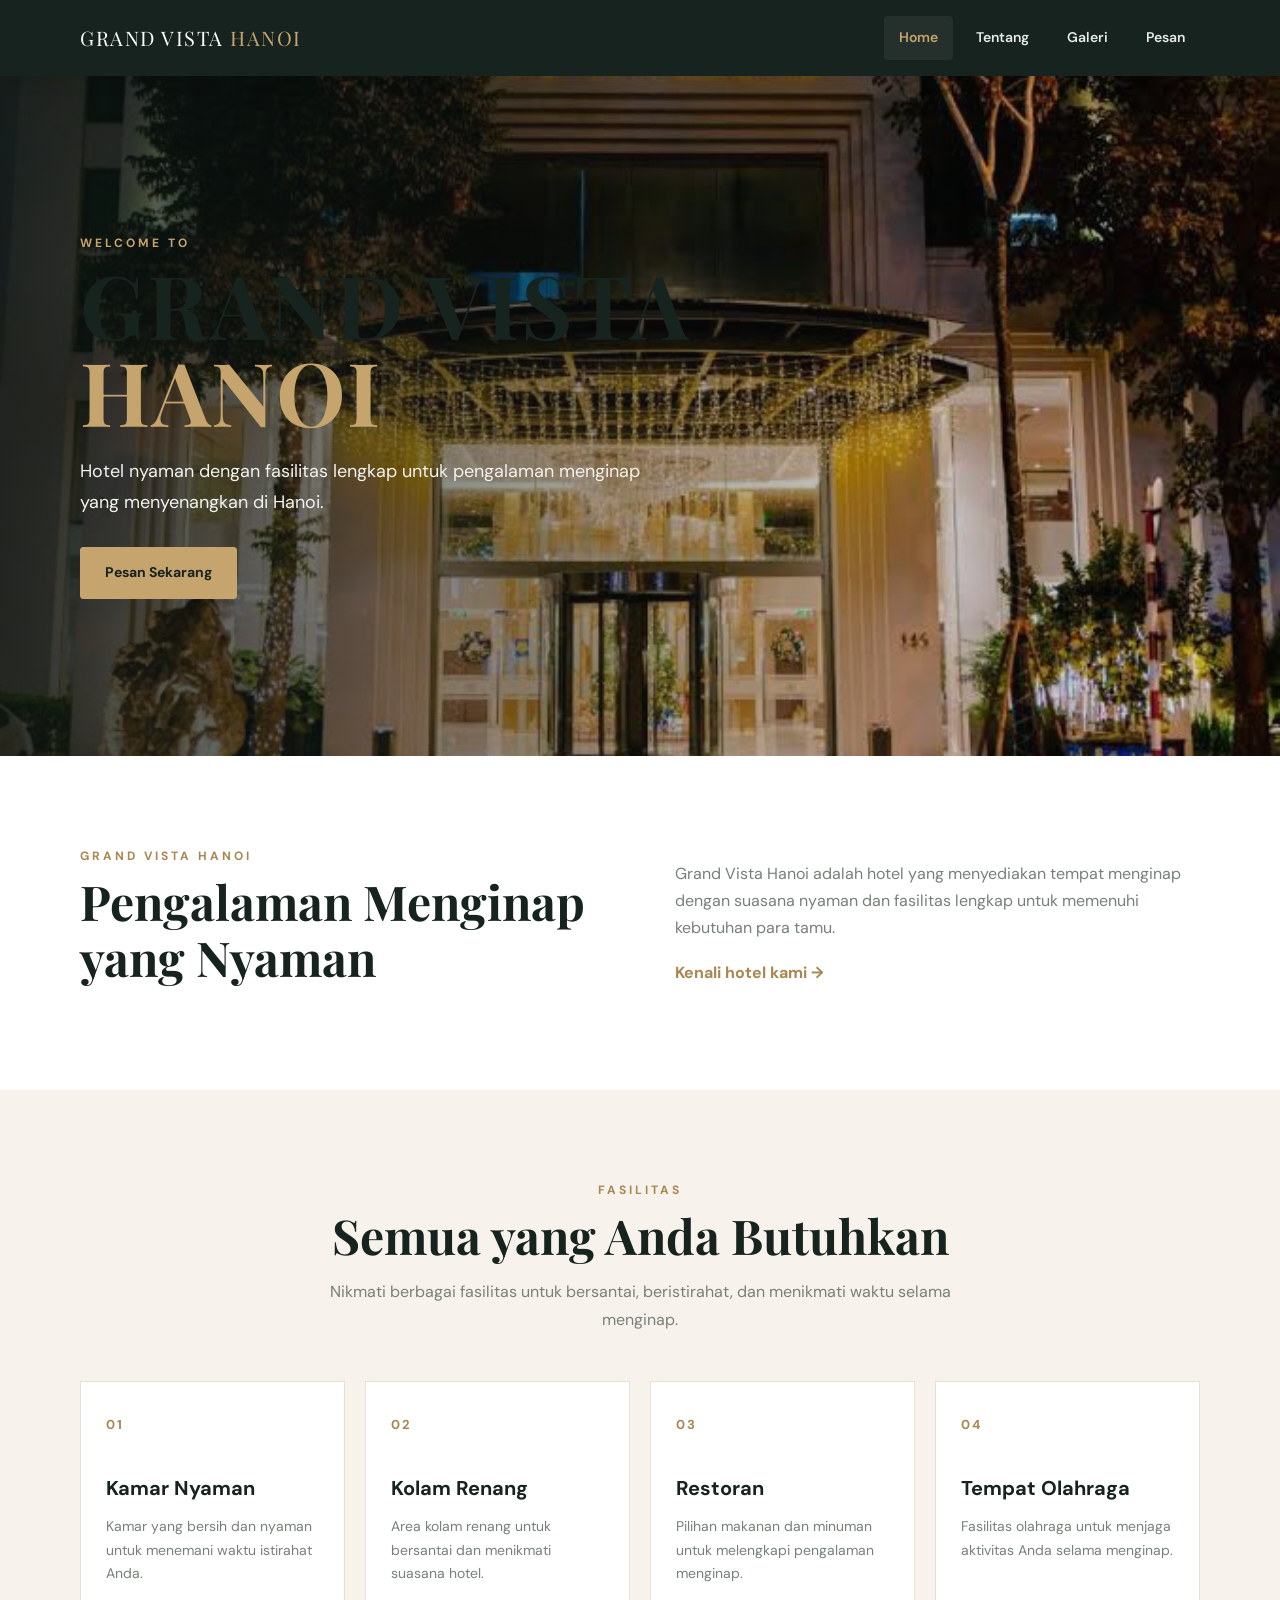
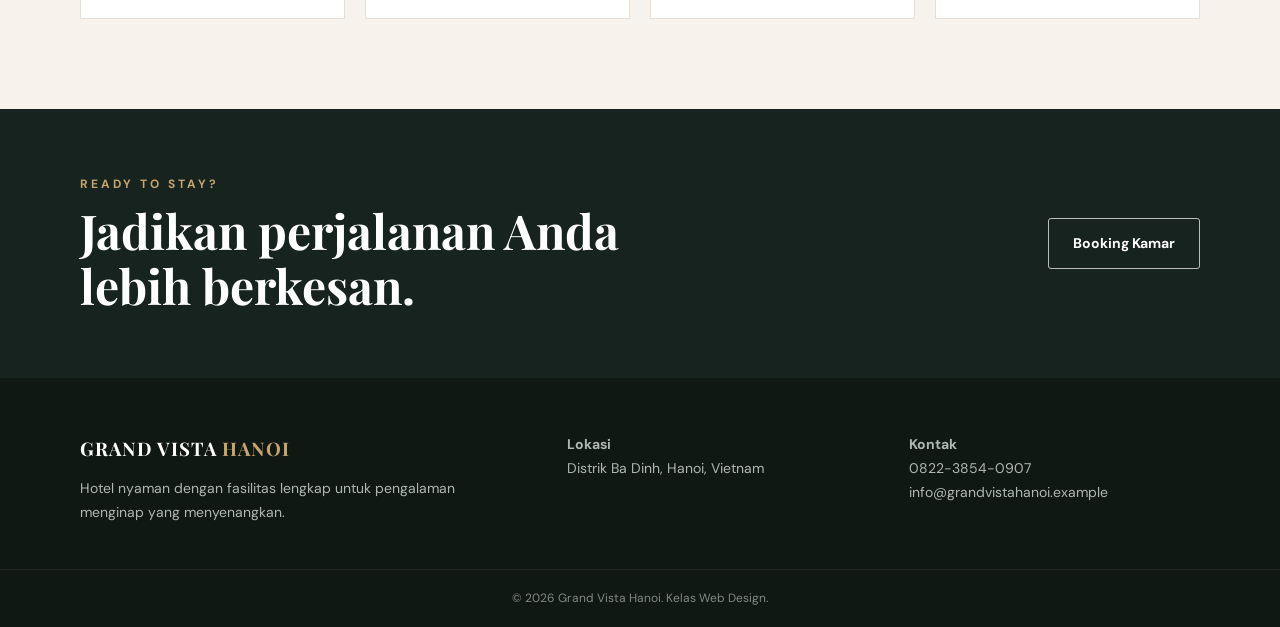
<file: index.html>
<!DOCTYPE html>
<html lang="id">
<head>
    <meta charset="UTF-8">
    <meta name="viewport" content="width=device-width, initial-scale=1.0">

    <title>Grand Vista Hanoi</title>

    <link rel="stylesheet" href="style.css">
</head>

<body>

    <!-- ================= HEADER ================= -->
    <header class="site-header">

        <div class="container nav-wrap">

            <a href="index.html" class="brand">
                GRAND VISTA <span>HANOI</span>
            </a>

            <nav class="site-nav">

                <a href="index.html" class="active">
                    Home
                </a>

                <a href="about.html">
                    Tentang
                </a>

                <a href="galeri.html">
                    Galeri
                </a>

                <a href="pesan.html">
                    Pesan
                </a>

            </nav>

        </div>

    </header>


    <!-- ================= HERO ================= -->
    <section class="hero">

        <img
            src="images/Grand vista hanoi.jpg"
            alt="Grand Vista Hanoi"
        >

        <div class="hero-overlay"></div>

        <div class="hero-content container">

            <p class="eyebrow">
                WELCOME TO
            </p>

            <h1>
                GRAND VISTA
                <br>
                <span>HANOI</span>
            </h1>

            <p class="hero-description">
                Hotel nyaman dengan fasilitas lengkap untuk
                pengalaman menginap yang menyenangkan di Hanoi.
            </p>

            <a href="pesan.html" class="btn">
                Pesan Sekarang
            </a>

        </div>

    </section>


    <main>

        <!-- ================= TENTANG SINGKAT ================= -->
        <section class="section">

            <div class="container intro-grid">

                <div>

                    <p class="eyebrow dark">
                        GRAND VISTA HANOI
                    </p>

                    <h2>
                        Pengalaman Menginap
                        yang Nyaman
                    </h2>

                </div>


                <div>

                    <p>
                        Grand Vista Hanoi adalah hotel yang menyediakan
                        tempat menginap dengan suasana nyaman dan
                        fasilitas lengkap untuk memenuhi kebutuhan
                        para tamu.
                    </p>

                    <a href="about.html" class="text-link">
                        Kenali hotel kami →
                    </a>

                </div>

            </div>

        </section>


        <!-- ================= FASILITAS ================= -->
        <section class="section light-section">

            <div class="container">

                <div class="section-heading">

                    <p class="eyebrow dark">
                        FASILITAS
                    </p>

                    <h2>
                        Semua yang Anda Butuhkan
                    </h2>

                    <p>
                        Nikmati berbagai fasilitas untuk bersantai,
                        beristirahat, dan menikmati waktu selama
                        menginap.
                    </p>

                </div>


                <div class="feature-grid">

                    <!-- FASILITAS 1 -->
                    <article class="feature-card">

                        <div class="feature-icon">
                            01
                        </div>

                        <h3>
                            Kamar Nyaman
                        </h3>

                        <p>
                            Kamar yang bersih dan nyaman untuk
                            menemani waktu istirahat Anda.
                        </p>

                    </article>


                    <!-- FASILITAS 2 -->
                    <article class="feature-card">

                        <div class="feature-icon">
                            02
                        </div>

                        <h3>
                            Kolam Renang
                        </h3>

                        <p>
                            Area kolam renang untuk bersantai
                            dan menikmati suasana hotel.
                        </p>

                    </article>


                    <!-- FASILITAS 3 -->
                    <article class="feature-card">

                        <div class="feature-icon">
                            03
                        </div>

                        <h3>
                            Restoran
                        </h3>

                        <p>
                            Pilihan makanan dan minuman untuk
                            melengkapi pengalaman menginap.
                        </p>

                    </article>


                    <!-- FASILITAS 4 -->
                    <article class="feature-card">

                        <div class="feature-icon">
                            04
                        </div>

                        <h3>
                            Tempat Olahraga
                        </h3>

                        <p>
                            Fasilitas olahraga untuk menjaga
                            aktivitas Anda selama menginap.
                        </p>

                    </article>

                </div>

            </div>

        </section>


        <!-- ================= AJAKAN BOOKING ================= -->
        <section class="cta">

            <div class="container cta-content">

                <div>

                    <p class="eyebrow">
                        READY TO STAY?
                    </p>

                    <h2>
                        Jadikan perjalanan Anda
                        lebih berkesan.
                    </h2>

                </div>

                <a href="pesan.html" class="btn btn-light">
                    Booking Kamar
                </a>

            </div>

        </section>

    </main>


    <!-- ================= FOOTER ================= -->
    <footer class="site-footer">

        <div class="container footer-grid">

            <div>

                <h3>
                    GRAND VISTA
                    <span>HANOI</span>
                </h3>

                <p>
                    Hotel nyaman dengan fasilitas lengkap
                    untuk pengalaman menginap yang menyenangkan.
                </p>

            </div>


            <div>

                <p>
                    <strong>Lokasi</strong>
                </p>

                <p>
                    Distrik Ba Dinh,
                    Hanoi, Vietnam
                </p>

            </div>


            <div>

                <p>
                    <strong>Kontak</strong>
                </p>

                <p>
                    0822-3854-0907
                    <br>
                    info@grandvistahanoi.example
                </p>

            </div>

        </div>


        <div class="copyright">

            © 2026 Grand Vista Hanoi.
            Kelas Web Design.

        </div>

    </footer>

</body>
</html>
</file>
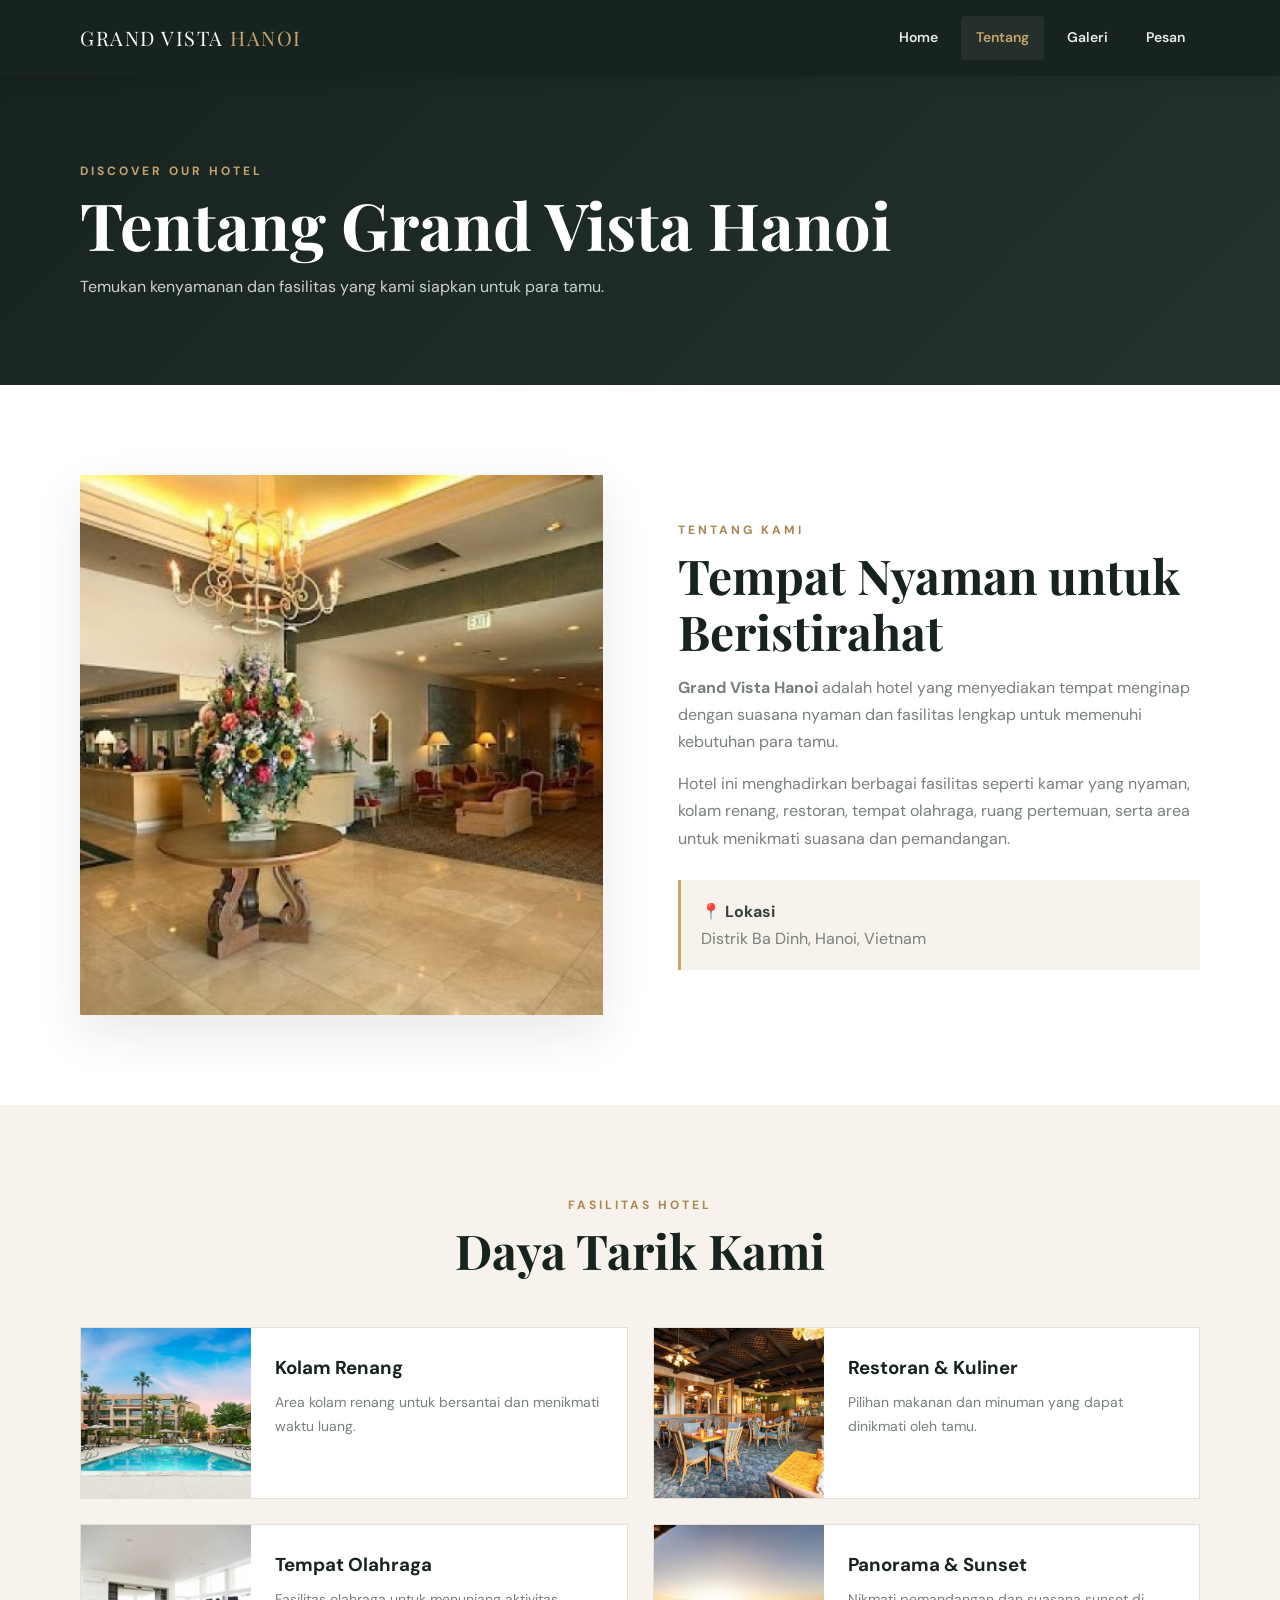
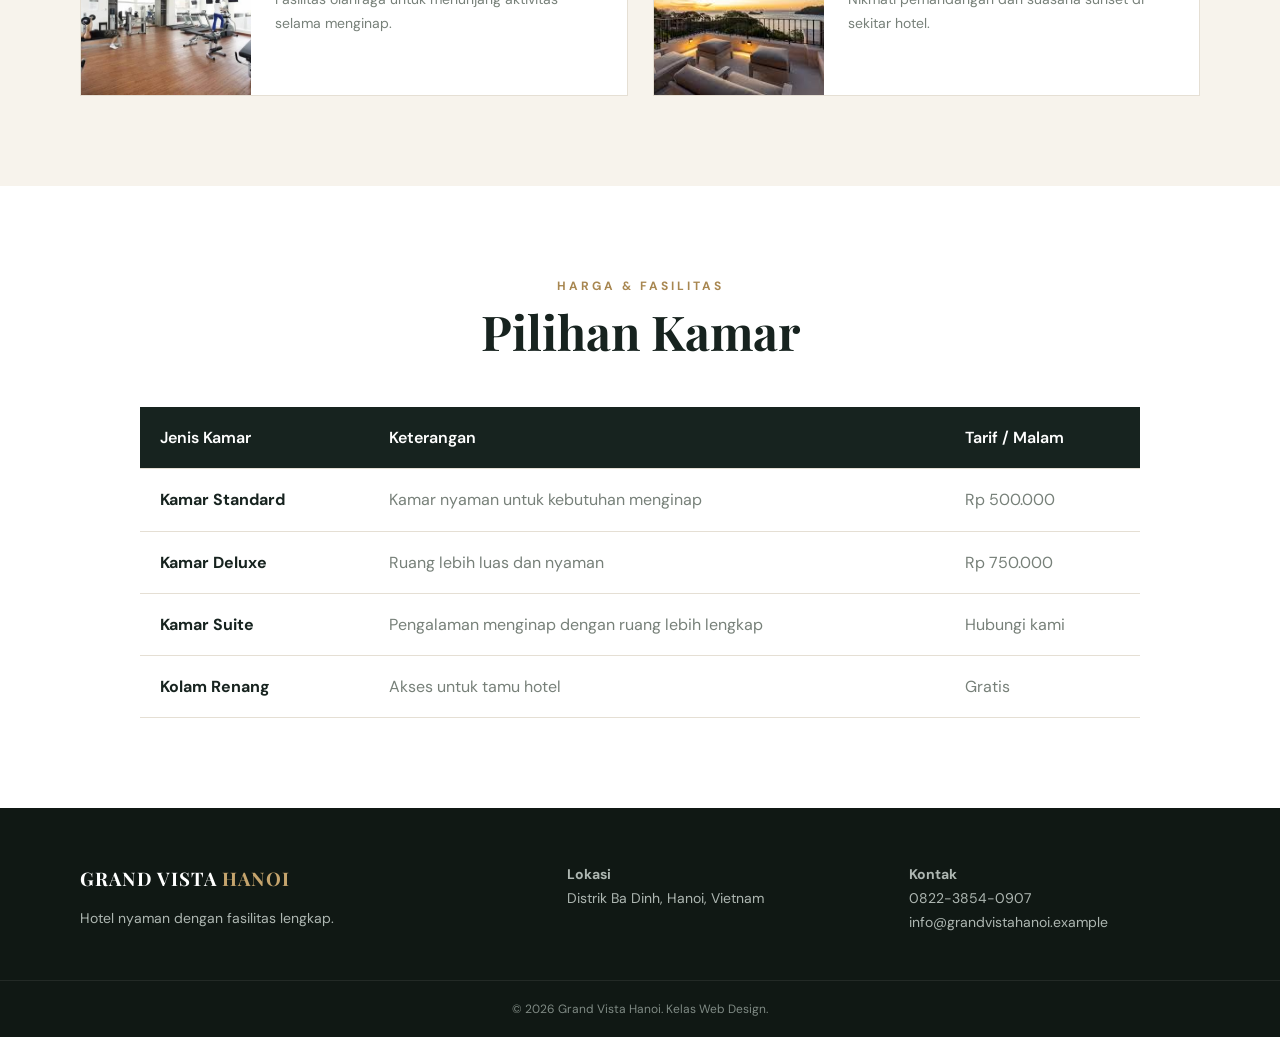
<file: about.html>
<!DOCTYPE html>
<html lang="id">
<head>
    <meta charset="UTF-8">
    <meta name="viewport" content="width=device-width, initial-scale=1.0">

    <title>Tentang | Grand Vista Hanoi</title>

    <link rel="stylesheet" href="style.css">
</head>

<body>

    <!-- ================= HEADER ================= -->
    <header class="site-header">

        <div class="container nav-wrap">

            <a href="index.html" class="brand">
                GRAND VISTA <span>HANOI</span>
            </a>

            <nav class="site-nav">

                <a href="index.html">
                    Home
                </a>

                <a href="about.html" class="active">
                    Tentang
                </a>

                <a href="galeri.html">
                    Galeri
                </a>

                <a href="pesan.html">
                    Pesan
                </a>

            </nav>

        </div>

    </header>


    <main>

        <!-- ================= BANNER ================= -->
        <section class="page-banner">

            <div class="container">

                <p class="eyebrow">
                    DISCOVER OUR HOTEL
                </p>

                <h1>
                    Tentang Grand Vista Hanoi
                </h1>

                <p>
                    Temukan kenyamanan dan fasilitas yang kami
                    siapkan untuk para tamu.
                </p>

            </div>

        </section>


        <!-- ================= TENTANG HOTEL ================= -->
        <section class="section">

            <div class="container about-grid">

                <div class="about-image">

                    <img
                        src="images/loby1.jpg"
                        alt="Lobi Grand Vista Hanoi"
                    >

                </div>


                <div class="about-text">

                    <p class="eyebrow dark">
                        TENTANG KAMI
                    </p>

                    <h2>
                        Tempat Nyaman
                        untuk Beristirahat
                    </h2>

                    <p>
                        <strong>Grand Vista Hanoi</strong>
                        adalah hotel yang menyediakan tempat
                        menginap dengan suasana nyaman dan
                        fasilitas lengkap untuk memenuhi kebutuhan
                        para tamu.
                    </p>

                    <p>
                        Hotel ini menghadirkan berbagai fasilitas
                        seperti kamar yang nyaman, kolam renang,
                        restoran, tempat olahraga, ruang pertemuan,
                        serta area untuk menikmati suasana dan
                        pemandangan.
                    </p>


                    <div class="location-box">

                        <strong>
                            📍 Lokasi
                        </strong>

                        <span>
                            Distrik Ba Dinh, Hanoi, Vietnam
                        </span>

                    </div>

                </div>

            </div>

        </section>


        <!-- ================= FASILITAS ================= -->
        <section class="section light-section">

            <div class="container">

                <div class="section-heading">

                    <p class="eyebrow dark">
                        FASILITAS HOTEL
                    </p>

                    <h2>
                        Daya Tarik Kami
                    </h2>

                </div>


                <div class="facility-list">

                    <!-- KOLAM -->
                    <article>

                        <img
                            src="images/Kolam.jpg"
                            alt="Kolam Renang"
                        >

                        <div>

                            <h3>
                                Kolam Renang
                            </h3>

                            <p>
                                Area kolam renang untuk bersantai
                                dan menikmati waktu luang.
                            </p>

                        </div>

                    </article>


                    <!-- RESTORAN -->
                    <article>

                        <img
                            src="images/Restoran.jpg"
                            alt="Restoran"
                        >

                        <div>

                            <h3>
                                Restoran & Kuliner
                            </h3>

                            <p>
                                Pilihan makanan dan minuman
                                yang dapat dinikmati oleh tamu.
                            </p>

                        </div>

                    </article>


                    <!-- GYM -->
                    <article>

                        <img
                            src="images/Gym.jpg"
                            alt="Tempat Olahraga"
                        >

                        <div>

                            <h3>
                                Tempat Olahraga
                            </h3>

                            <p>
                                Fasilitas olahraga untuk menunjang
                                aktivitas selama menginap.
                            </p>

                        </div>

                    </article>


                    <!-- SUNSET -->
                    <article>

                        <img
                            src="images/sunset.jpg"
                            alt="Sunset"
                        >

                        <div>

                            <h3>
                                Panorama & Sunset
                            </h3>

                            <p>
                                Nikmati pemandangan dan suasana
                                sunset di sekitar hotel.
                            </p>

                        </div>

                    </article>

                </div>

            </div>

        </section>


        <!-- ================= HARGA ================= -->
        <section class="section">

            <div class="container room-table-wrap">

                <div class="section-heading">

                    <p class="eyebrow dark">
                        HARGA & FASILITAS
                    </p>

                    <h2>
                        Pilihan Kamar
                    </h2>

                </div>


                <div class="table-scroll">

                    <table>

                        <thead>

                            <tr>

                                <th>
                                    Jenis Kamar
                                </th>

                                <th>
                                    Keterangan
                                </th>

                                <th>
                                    Tarif / Malam
                                </th>

                            </tr>

                        </thead>


                        <tbody>

                            <tr>

                                <td>
                                    Kamar Standard
                                </td>

                                <td>
                                    Kamar nyaman untuk kebutuhan menginap
                                </td>

                                <td>
                                    Rp 500.000
                                </td>

                            </tr>


                            <tr>

                                <td>
                                    Kamar Deluxe
                                </td>

                                <td>
                                    Ruang lebih luas dan nyaman
                                </td>

                                <td>
                                    Rp 750.000
                                </td>

                            </tr>


                            <tr>

                                <td>
                                    Kamar Suite
                                </td>

                                <td>
                                    Pengalaman menginap dengan ruang lebih lengkap
                                </td>

                                <td>
                                    Hubungi kami
                                </td>

                            </tr>


                            <tr>

                                <td>
                                    Kolam Renang
                                </td>

                                <td>
                                    Akses untuk tamu hotel
                                </td>

                                <td>
                                    Gratis
                                </td>

                            </tr>

                        </tbody>

                    </table>

                </div>

            </div>

        </section>

    </main>


    <!-- ================= FOOTER ================= -->
    <footer class="site-footer">

        <div class="container footer-grid">

            <div>

                <h3>
                    GRAND VISTA
                    <span>HANOI</span>
                </h3>

                <p>
                    Hotel nyaman dengan fasilitas lengkap.
                </p>

            </div>


            <div>

                <p>
                    <strong>Lokasi</strong>
                </p>

                <p>
                    Distrik Ba Dinh,
                    Hanoi, Vietnam
                </p>

            </div>


            <div>

                <p>
                    <strong>Kontak</strong>
                </p>

                <p>
                    0822-3854-0907
                    <br>
                    info@grandvistahanoi.example
                </p>

            </div>

        </div>


        <div class="copyright">

            © 2026 Grand Vista Hanoi.
            Kelas Web Design.

        </div>

    </footer>

</body>
</html>
</file>
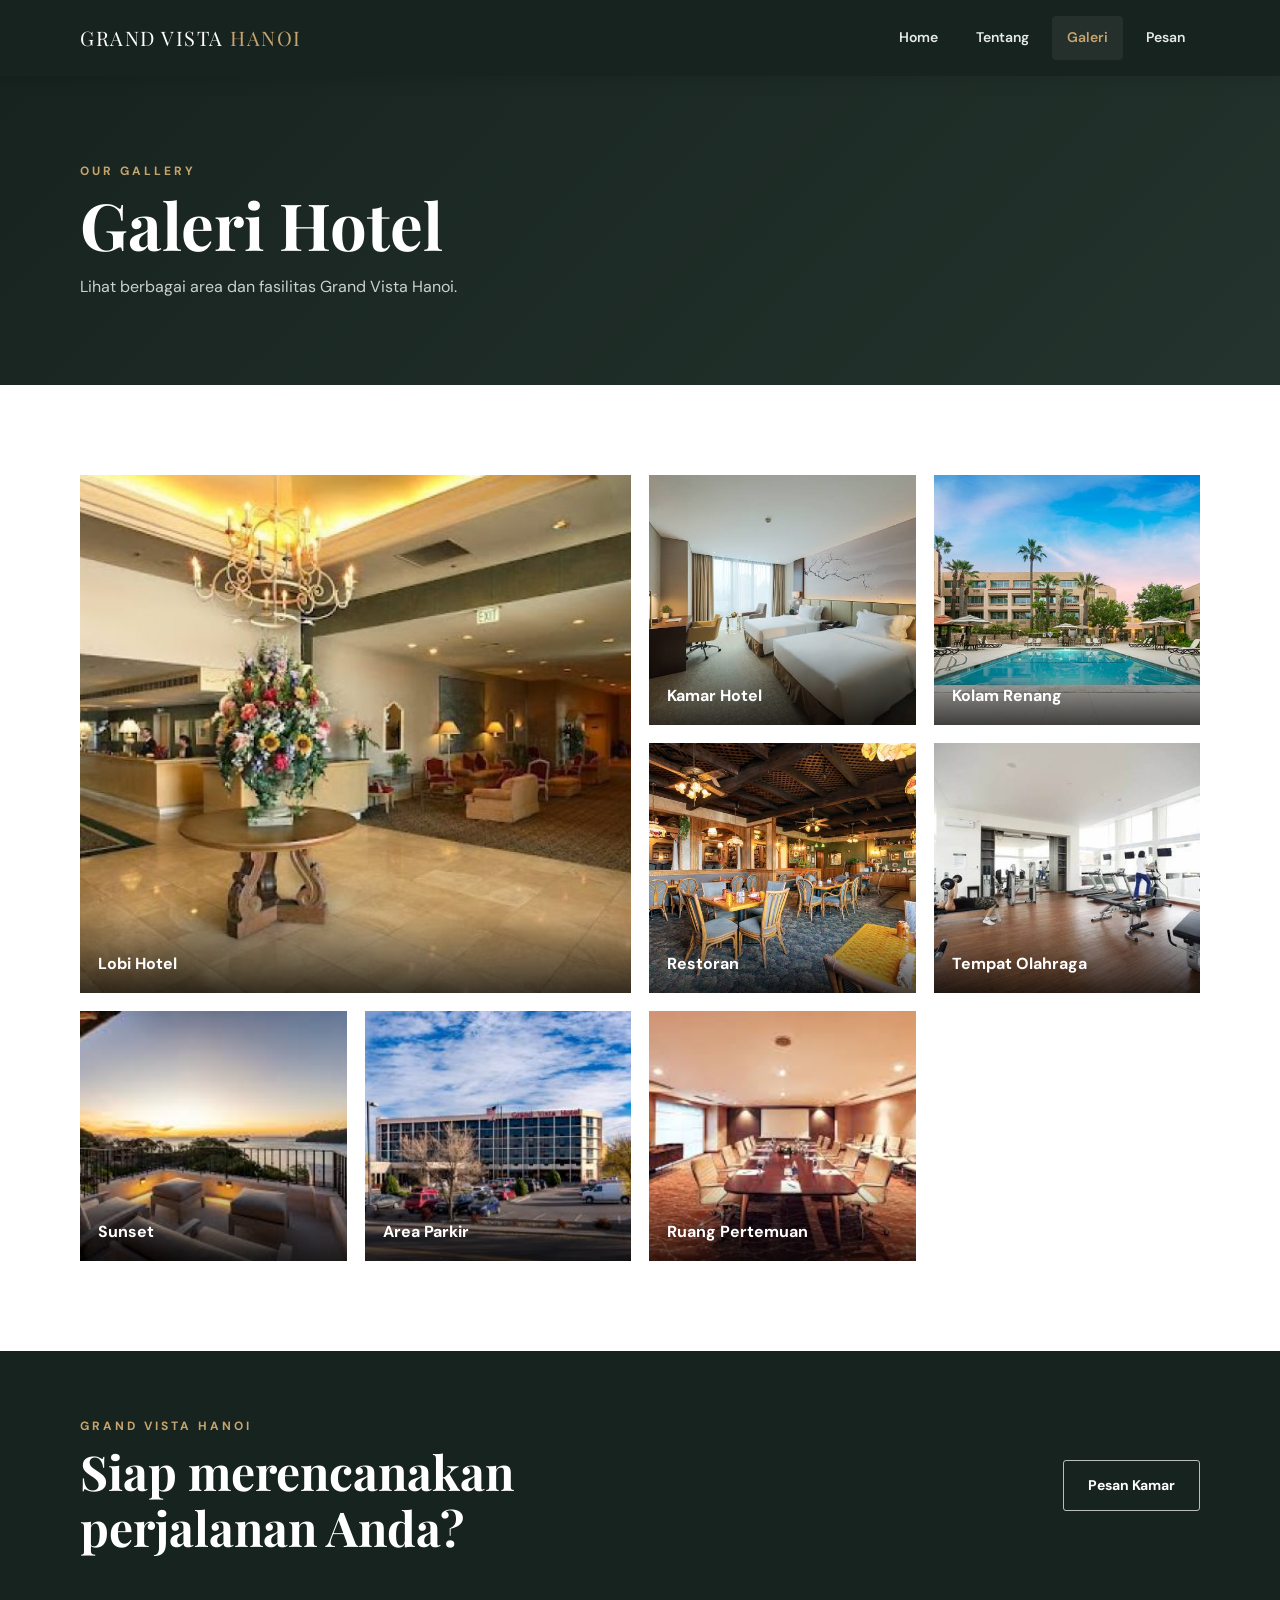
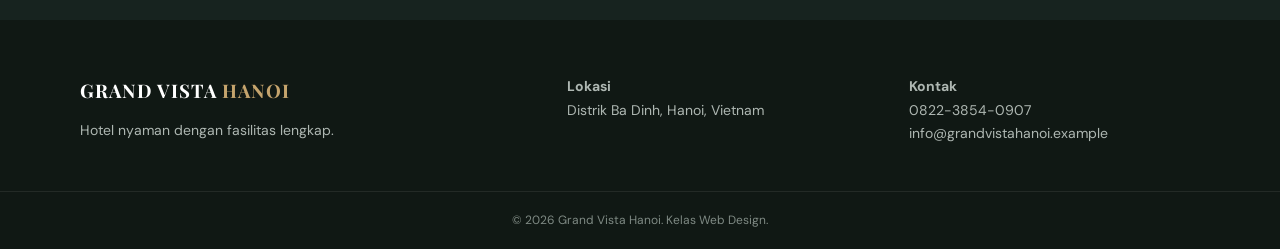
<file: galeri.html>
<!DOCTYPE html>
<html lang="id">
<head>

    <meta charset="UTF-8">

    <meta name="viewport"
          content="width=device-width, initial-scale=1.0">

    <title>Galeri | Grand Vista Hanoi</title>

    <link rel="stylesheet" href="style.css">

</head>


<body>

    <!-- ================= HEADER ================= -->

    <header class="site-header">

        <div class="container nav-wrap">

            <a href="index.html" class="brand">
                GRAND VISTA <span>HANOI</span>
            </a>


            <nav class="site-nav">

                <a href="index.html">
                    Home
                </a>

                <a href="about.html">
                    Tentang
                </a>

                <a href="galeri.html" class="active">
                    Galeri
                </a>

                <a href="pesan.html">
                    Pesan
                </a>

            </nav>

        </div>

    </header>



    <main>

        <!-- ================= BANNER ================= -->

        <section class="page-banner">

            <div class="container">

                <p class="eyebrow">
                    OUR GALLERY
                </p>

                <h1>
                    Galeri Hotel
                </h1>

                <p>
                    Lihat berbagai area dan fasilitas
                    Grand Vista Hanoi.
                </p>

            </div>

        </section>



        <!-- ================= GALERI ================= -->

        <section class="section">

            <div class="container">

                <div class="gallery-grid">


                    <!-- LOBI -->

                    <figure class="gallery-item large">

                        <img
                            src="images/loby1.jpg"
                            alt="Lobi Hotel"
                        >

                        <figcaption>
                            Lobi Hotel
                        </figcaption>

                    </figure>



                    <!-- KAMAR -->

                    <figure class="gallery-item">

                        <img
                            src="images/kamar.jpg"
                            alt="Kamar Hotel"
                        >

                        <figcaption>
                            Kamar Hotel
                        </figcaption>

                    </figure>



                    <!-- KOLAM -->

                    <figure class="gallery-item">

                        <img
                            src="images/Kolam.jpg"
                            alt="Kolam Renang"
                        >

                        <figcaption>
                            Kolam Renang
                        </figcaption>

                    </figure>



                    <!-- RESTORAN -->

                    <figure class="gallery-item">

                        <img
                            src="images/Restoran.jpg"
                            alt="Restoran"
                        >

                        <figcaption>
                            Restoran
                        </figcaption>

                    </figure>



                    <!-- GYM -->

                    <figure class="gallery-item">

                        <img
                            src="images/Gym.jpg"
                            alt="Tempat Olahraga"
                        >

                        <figcaption>
                            Tempat Olahraga
                        </figcaption>

                    </figure>



                    <!-- SUNSET -->

                    <figure class="gallery-item">

                        <img
                            src="images/sunset.jpg"
                            alt="Sunset"
                        >

                        <figcaption>
                            Sunset
                        </figcaption>

                    </figure>



                    <!-- PARKIR -->

                    <figure class="gallery-item">

                        <img
                            src="images/Area parkir.jpeg"
                            alt="Area Parkir"
                        >

                        <figcaption>
                            Area Parkir
                        </figcaption>

                    </figure>



                    <!-- RUANG PERTEMUAN -->

                    <figure class="gallery-item">

                        <img
                            src="images/Ruang pertemuan.jpg"
                            alt="Ruang Pertemuan"
                        >

                        <figcaption>
                            Ruang Pertemuan
                        </figcaption>

                    </figure>


                </div>

            </div>

        </section>



        <!-- ================= BOOKING ================= -->

        <section class="cta">

            <div class="container cta-content">

                <div>

                    <p class="eyebrow">
                        GRAND VISTA HANOI
                    </p>

                    <h2>
                        Siap merencanakan perjalanan Anda?
                    </h2>

                </div>


                <a href="pesan.html"
                   class="btn btn-light">

                    Pesan Kamar

                </a>

            </div>

        </section>

    </main>



    <!-- ================= FOOTER ================= -->

    <footer class="site-footer">

        <div class="container footer-grid">

            <div>

                <h3>
                    GRAND VISTA
                    <span>HANOI</span>
                </h3>

                <p>
                    Hotel nyaman dengan fasilitas lengkap.
                </p>

            </div>


            <div>

                <p>
                    <strong>Lokasi</strong>
                </p>

                <p>
                    Distrik Ba Dinh,
                    Hanoi, Vietnam
                </p>

            </div>


            <div>

                <p>
                    <strong>Kontak</strong>
                </p>

                <p>
                    0822-3854-0907
                    <br>
                    info@grandvistahanoi.example
                </p>

            </div>

        </div>


        <div class="copyright">

            © 2026 Grand Vista Hanoi.
            Kelas Web Design.

        </div>

    </footer>


</body>
</html>
</file>
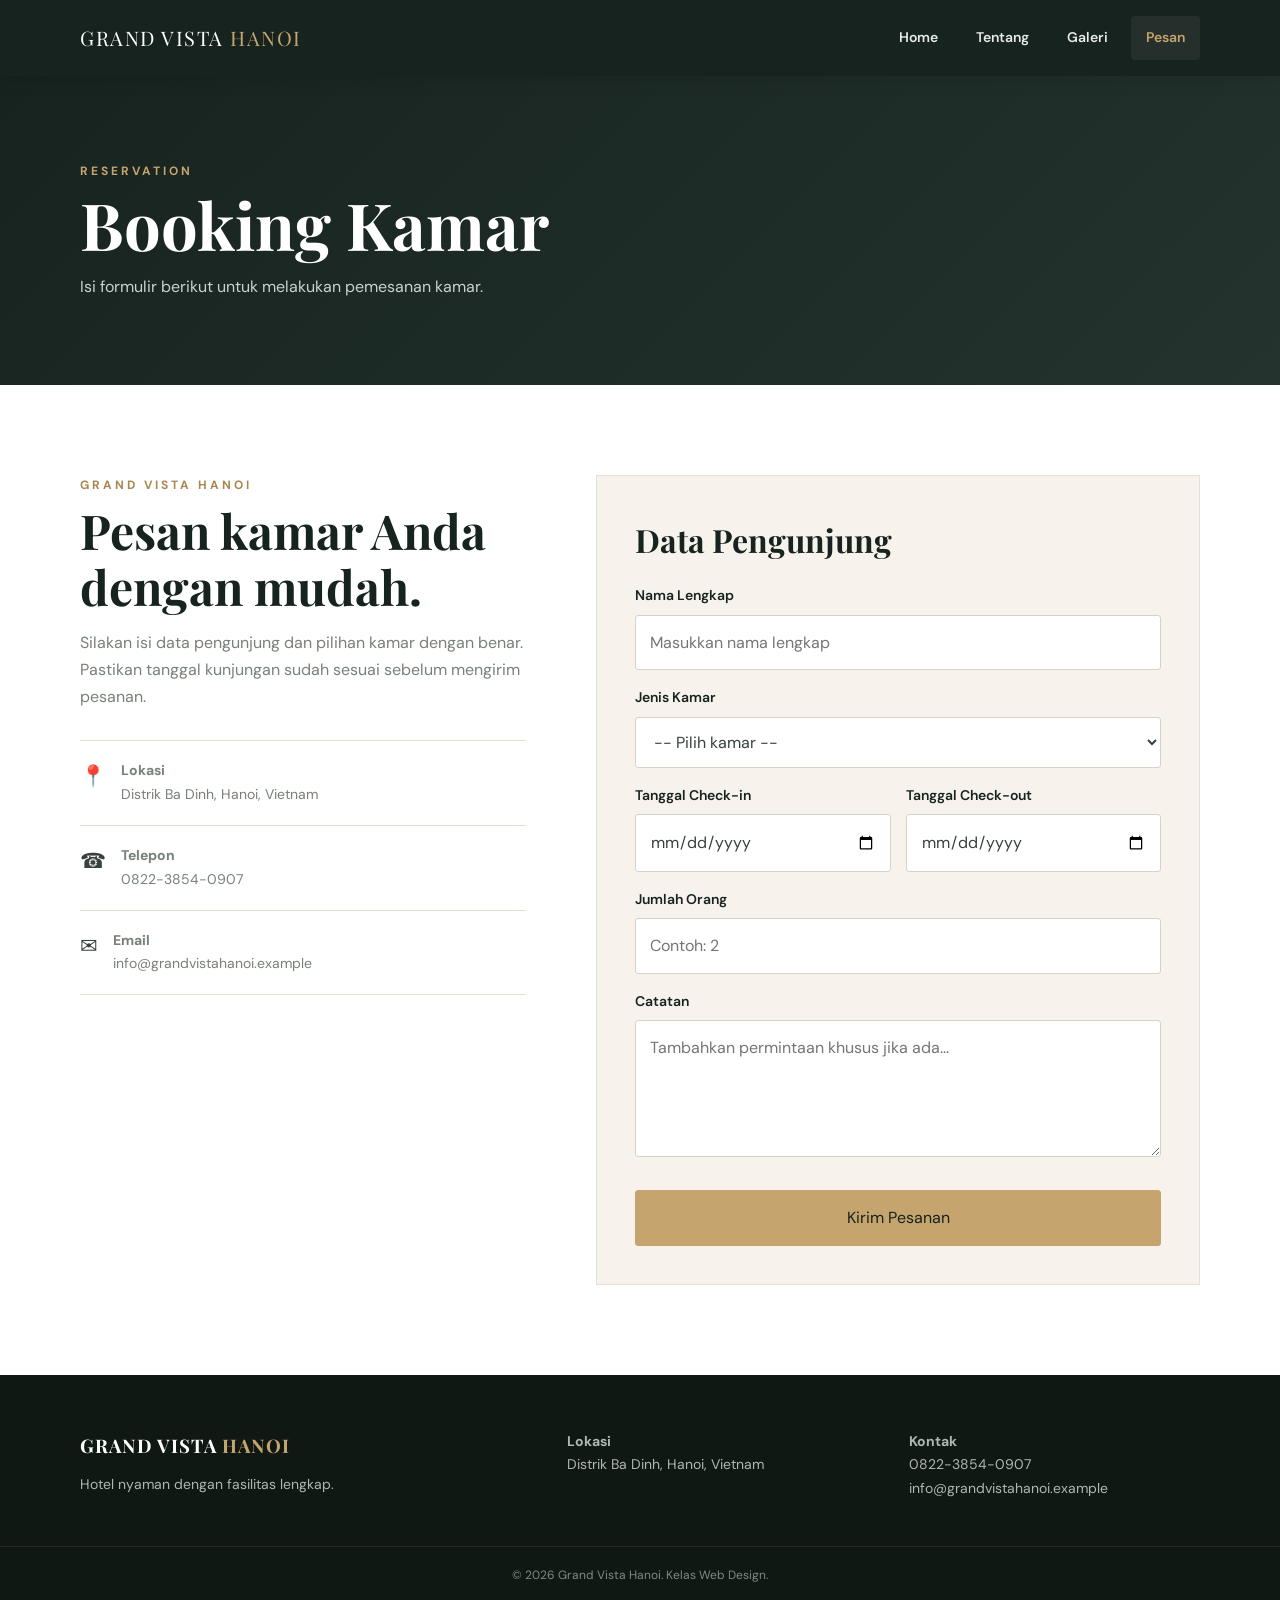
<file: pesan.html>
<!DOCTYPE html>
<html lang="id">
<head>

    <meta charset="UTF-8">

    <meta name="viewport"
          content="width=device-width, initial-scale=1.0">

    <title>Pesan Kamar | Grand Vista Hanoi</title>

    <link rel="stylesheet" href="style.css">

</head>


<body>

    <!-- ================= HEADER ================= -->

    <header class="site-header">

        <div class="container nav-wrap">

            <a href="index.html" class="brand">
                GRAND VISTA <span>HANOI</span>
            </a>


            <nav class="site-nav">

                <a href="index.html">
                    Home
                </a>

                <a href="about.html">
                    Tentang
                </a>

                <a href="galeri.html">
                    Galeri
                </a>

                <a href="pesan.html" class="active">
                    Pesan
                </a>

            </nav>

        </div>

    </header>



    <main>

        <!-- ================= BANNER ================= -->

        <section class="page-banner">

            <div class="container">

                <p class="eyebrow">
                    RESERVATION
                </p>

                <h1>
                    Booking Kamar
                </h1>

                <p>
                    Isi formulir berikut untuk melakukan
                    pemesanan kamar.
                </p>

            </div>

        </section>



        <!-- ================= FORM BOOKING ================= -->

        <section class="section">

            <div class="container booking-grid">


                <!-- INFORMASI -->

                <div class="booking-info">

                    <p class="eyebrow dark">
                        GRAND VISTA HANOI
                    </p>

                    <h2>
                        Pesan kamar Anda
                        dengan mudah.
                    </h2>

                    <p>
                        Silakan isi data pengunjung dan
                        pilihan kamar dengan benar.
                        Pastikan tanggal kunjungan sudah
                        sesuai sebelum mengirim pesanan.
                    </p>


                    <div class="info-card">


                        <div>

                            <span>
                                📍
                            </span>

                            <p>

                                <strong>
                                    Lokasi
                                </strong>

                                <br>

                                Distrik Ba Dinh,
                                Hanoi, Vietnam

                            </p>

                        </div>


                        <div>

                            <span>
                                ☎
                            </span>

                            <p>

                                <strong>
                                    Telepon
                                </strong>

                                <br>

                                0822-3854-0907

                            </p>

                        </div>


                        <div>

                            <span>
                                ✉
                            </span>

                            <p>

                                <strong>
                                    Email
                                </strong>

                                <br>

                                info@grandvistahanoi.example

                            </p>

                        </div>


                    </div>

                </div>



                <!-- FORM -->

                <form
                    class="booking-form"
                    action="#"
                    method="post"
                >

                    <h2>
                        Data Pengunjung
                    </h2>


                    <!-- NAMA -->

                    <label for="nama">
                        Nama Lengkap
                    </label>

                    <input
                        type="text"
                        id="nama"
                        name="nama"
                        placeholder="Masukkan nama lengkap"
                        required
                    >


                    <!-- JENIS KAMAR -->

                    <label for="kamar">
                        Jenis Kamar
                    </label>

                    <select
                        id="kamar"
                        name="kamar"
                        required
                    >

                        <option value="">
                            -- Pilih kamar --
                        </option>

                        <option value="standard">
                            Kamar Standard - Rp 500.000
                        </option>

                        <option value="deluxe">
                            Kamar Deluxe - Rp 750.000
                        </option>

                        <option value="suite">
                            Kamar Suite - Hubungi kami
                        </option>

                    </select>



                    <!-- TANGGAL -->

                    <div class="form-row">

                        <div>

                            <label for="checkin">
                                Tanggal Check-in
                            </label>

                            <input
                                type="date"
                                id="checkin"
                                name="checkin"
                                required
                            >

                        </div>


                        <div>

                            <label for="checkout">
                                Tanggal Check-out
                            </label>

                            <input
                                type="date"
                                id="checkout"
                                name="checkout"
                                required
                            >

                        </div>

                    </div>



                    <!-- JUMLAH ORANG -->

                    <label for="jml">
                        Jumlah Orang
                    </label>

                    <input
                        type="number"
                        id="jml"
                        name="jml"
                        min="1"
                        max="20"
                        placeholder="Contoh: 2"
                        required
                    >



                    <!-- CATATAN -->

                    <label for="catatan">
                        Catatan
                    </label>

                    <textarea
                        id="catatan"
                        name="catatan"
                        rows="4"
                        placeholder="Tambahkan permintaan khusus jika ada..."
                    ></textarea>



                    <!-- BUTTON -->

                    <button
                        type="submit"
                        class="btn form-button"
                    >
                        Kirim Pesanan
                    </button>


                </form>

            </div>

        </section>

    </main>



    <!-- ================= FOOTER ================= -->

    <footer class="site-footer">

        <div class="container footer-grid">

            <div>

                <h3>
                    GRAND VISTA
                    <span>HANOI</span>
                </h3>

                <p>
                    Hotel nyaman dengan fasilitas lengkap.
                </p>

            </div>


            <div>

                <p>
                    <strong>Lokasi</strong>
                </p>

                <p>
                    Distrik Ba Dinh,
                    Hanoi, Vietnam
                </p>

            </div>


            <div>

                <p>
                    <strong>Kontak</strong>
                </p>

                <p>
                    0822-3854-0907
                    <br>
                    info@grandvistahanoi.example
                </p>

            </div>

        </div>


        <div class="copyright">

            © 2026 Grand Vista Hanoi.
            Kelas Web Design.

        </div>

    </footer>


</body>
</html>
</file>
<file: style.css>
@import url('https://fonts.googleapis.com/css2?family=DM+Sans:wght@400;500;600;700&family=Playfair+Display:wght@500;600;700&display=swap');


/* =====================================================
   RESET
===================================================== */

* {
    margin: 0;
    padding: 0;
    box-sizing: border-box;
}


html {
    scroll-behavior: smooth;
}


body {
    font-family: "DM Sans", Arial, sans-serif;
    color: #38413d;
    background: #ffffff;
    line-height: 1.7;
}


img {
    width: 100%;
    display: block;
}


a {
    color: inherit;
    text-decoration: none;
}


.container {
    width: min(1120px, 92%);
    margin: 0 auto;
}


/* =====================================================
   WARNA
===================================================== */

:root {

    --dark: #17231f;

    --dark-2: #24332d;

    --cream: #f7f3ec;

    --white: #ffffff;

    --gold: #c5a46d;

    --gold-dark: #a88751;

    --text: #38413d;

    --muted: #778079;

    --border: #e5dfd4;

    --shadow:
        0 18px 45px rgba(27, 35, 31, .10);
}


/* =====================================================
   HEADER
===================================================== */

.site-header {

    background: var(--dark);

    color: var(--white);

    position: sticky;

    top: 0;

    z-index: 100;

    box-shadow:
        0 3px 18px rgba(0,0,0,.12);
}


.nav-wrap {

    min-height: 76px;

    display: flex;

    align-items: center;

    justify-content: space-between;

    gap: 30px;

}


.brand {

    font-family:
        "Playfair Display",
        serif;

    font-size: 20px;

    letter-spacing: 1.5px;

    white-space: nowrap;

}


.brand span {

    color: var(--gold);

}


.site-nav {

    display: flex;

    align-items: center;

    gap: 8px;

}


.site-nav a {

    padding: 10px 15px;

    border-radius: 4px;

    color: #e7ebe8;

    font-size: 14px;

    font-weight: 600;

    transition: .25s ease;

}


.site-nav a:hover,
.site-nav a.active {

    color: var(--gold);

    background:
        rgba(255,255,255,.06);

}


/* =====================================================
   HERO
===================================================== */

.hero {

    height: 680px;

    position: relative;

    overflow: hidden;

    background: var(--dark);

}


.hero > img {

    height: 100%;

    object-fit: cover;

}


.hero-overlay {

    position: absolute;

    inset: 0;

    background:
        linear-gradient(
            90deg,
            rgba(13,22,18,.82),
            rgba(13,22,18,.34),
            rgba(13,22,18,.12)
        );

}


.hero-content {

    position: absolute;

    inset: 0;

    display: flex;

    flex-direction: column;

    justify-content: center;

    align-items: flex-start;

    color: var(--white);

}


.eyebrow {

    font-size: 12px;

    font-weight: 700;

    letter-spacing: 3px;

    color: var(--gold);

}


.eyebrow.dark {

    color: var(--gold-dark);

}


.hero h1 {

    font-family:
        "Playfair Display",
        serif;

    font-size:
        clamp(48px, 7vw, 88px);

    line-height: .98;

    margin: 8px 0 22px;

    letter-spacing: 2px;

}


.hero h1 span {

    color: var(--gold);

}


.hero-description {

    max-width: 570px;

    font-size: 18px;

    color: #f2f2ee;

    margin-bottom: 30px;

}


/* =====================================================
   BUTTON
===================================================== */

.btn {

    display: inline-block;

    border: 1px solid var(--gold);

    background: var(--gold);

    color: var(--dark);

    padding: 13px 24px;

    border-radius: 3px;

    font-weight: 700;

    font-size: 14px;

    transition: .25s ease;

}


.btn:hover {

    background:
        var(--gold-dark);

    border-color:
        var(--gold-dark);

    color:
        var(--white);

    transform:
        translateY(-2px);

}


.btn-light {

    background:
        transparent;

    color:
        var(--white);

    border-color:
        rgba(255,255,255,.7);

}


.btn-light:hover {

    background:
        var(--white);

    color:
        var(--dark);

}


/* =====================================================
   SECTION
===================================================== */

.section {

    padding: 90px 0;

}


.light-section {

    background:
        var(--cream);

}


.section-heading {

    text-align: center;

    max-width: 680px;

    margin:
        0 auto 48px;

}


h1,
h2,
h3 {

    color:
        var(--dark);

}


h2 {

    font-family:
        "Playfair Display",
        serif;

    font-size:
        clamp(32px, 4vw, 48px);

    line-height: 1.15;

    margin:
        8px 0 15px;

}


.section-heading p:last-child {

    color:
        var(--muted);

}


/* =====================================================
   HOME
===================================================== */

.intro-grid {

    display: grid;

    grid-template-columns:
        1fr 1fr;

    gap: 70px;

    align-items: center;

}


.intro-grid p:not(.eyebrow) {

    color:
        var(--muted);

}


.text-link {

    display: inline-block;

    margin-top: 18px;

    color:
        var(--gold-dark);

    font-weight: 700;

}


.feature-grid {

    display: grid;

    grid-template-columns:
        repeat(4, 1fr);

    gap: 20px;

}


.feature-card {

    background:
        var(--white);

    padding: 32px 25px;

    border:
        1px solid var(--border);

    transition:
        .25s ease;

}


.feature-card:hover {

    transform:
        translateY(-6px);

    box-shadow:
        var(--shadow);

}


.feature-icon {

    color:
        var(--gold-dark);

    font-size: 13px;

    font-weight: 700;

    letter-spacing: 2px;

    margin-bottom: 35px;

}


.feature-card h3 {

    font-size: 20px;

    margin-bottom: 10px;

}


.feature-card p {

    color:
        var(--muted);

    font-size: 14px;

}


/* =====================================================
   CTA
===================================================== */

.cta {

    background:
        var(--dark);

    color:
        var(--white);

    padding:
        65px 0;

}


.cta-content {

    display: flex;

    align-items: center;

    justify-content: space-between;

    gap: 30px;

}


.cta h2 {

    color:
        var(--white);

    max-width: 650px;

    margin-bottom: 0;

}


/* =====================================================
   PAGE BANNER
===================================================== */

.page-banner {

    background:
        linear-gradient(
            135deg,
            var(--dark),
            var(--dark-2)
        );

    color:
        var(--white);

    padding:
        85px 0;

}


.page-banner h1 {

    color:
        var(--white);

    font-family:
        "Playfair Display",
        serif;

    font-size:
        clamp(40px, 6vw, 65px);

    line-height:
        1.1;

    margin:
        8px 0 12px;

}


.page-banner p:last-child {

    color:
        #cbd2ce;

    max-width:
        600px;

}


/* =====================================================
   ABOUT
===================================================== */

.about-grid {

    display: grid;

    grid-template-columns:
        1fr 1fr;

    gap:
        75px;

    align-items:
        center;

}


.about-image img {

    height:
        540px;

    object-fit:
        cover;

    box-shadow:
        var(--shadow);

}


.about-text > p:not(.eyebrow) {

    color:
        var(--muted);

    margin-bottom:
        15px;

}


.location-box {

    margin-top:
        28px;

    padding:
        18px 20px;

    border-left:
        3px solid var(--gold);

    background:
        var(--cream);

    display:
        flex;

    flex-direction:
        column;

}


.location-box span {

    color:
        var(--muted);

}


/* =====================================================
   FASILITAS
===================================================== */

.facility-list {

    display:
        grid;

    grid-template-columns:
        1fr 1fr;

    gap:
        25px;

}


.facility-list article {

    display:
        grid;

    grid-template-columns:
        170px 1fr;

    background:
        var(--white);

    border:
        1px solid var(--border);

    overflow:
        hidden;

}


.facility-list img {

    height:
        170px;

    object-fit:
        cover;

}


.facility-list article > div {

    padding:
        24px;

}


.facility-list h3 {

    margin-bottom:
        8px;

}


.facility-list p {

    color:
        var(--muted);

    font-size:
        14px;

}


/* =====================================================
   TABLE
===================================================== */

.room-table-wrap {

    max-width:
        1000px;

}


.table-scroll {

    overflow-x:
        auto;

}


table {

    width:
        100%;

    border-collapse:
        collapse;

    background:
        var(--white);

}


th,
td {

    padding:
        17px 20px;

    text-align:
        left;

    border-bottom:
        1px solid var(--border);

}


th {

    background:
        var(--dark);

    color:
        var(--white);

    font-weight:
        600;

}


td {

    color:
        var(--muted);

}


td:first-child {

    color:
        var(--dark);

    font-weight:
        700;

}


/* =====================================================
   GALERI
===================================================== */

.gallery-grid {

    display:
        grid;

    grid-template-columns:
        repeat(4, 1fr);

    grid-auto-rows:
        250px;

    gap:
        18px;

}


.gallery-item {

    position:
        relative;

    overflow:
        hidden;

    background:
        var(--dark);

}


.gallery-item.large {

    grid-column:
        span 2;

    grid-row:
        span 2;

}


.gallery-item img {

    height:
        100%;

    object-fit:
        cover;

    transition:
        transform .45s ease;

}


.gallery-item:hover img {

    transform:
        scale(1.06);

}


.gallery-item figcaption {

    position:
        absolute;

    left: 0;

    right: 0;

    bottom: 0;

    padding:
        35px 18px 16px;

    color:
        var(--white);

    font-weight:
        700;

    background:
        linear-gradient(
            transparent,
            rgba(0,0,0,.72)
        );

}


/* =====================================================
   BOOKING
===================================================== */

.booking-grid {

    display:
        grid;

    grid-template-columns:
        .85fr 1.15fr;

    gap:
        70px;

    align-items:
        start;

}


.booking-info > p:not(.eyebrow) {

    color:
        var(--muted);

}


.info-card {

    margin-top:
        30px;

    border-top:
        1px solid var(--border);

}


.info-card div {

    display:
        flex;

    gap:
        15px;

    padding:
        18px 0;

    border-bottom:
        1px solid var(--border);

}


.info-card span {

    font-size:
        21px;

}


.info-card p {

    color:
        var(--muted);

    font-size:
        14px;

}


.booking-form {

    background:
        var(--cream);

    padding:
        38px;

    border:
        1px solid var(--border);

}


.booking-form h2 {

    font-size:
        32px;

    margin-bottom:
        25px;

}


.booking-form label {

    display:
        block;

    color:
        var(--dark);

    font-weight:
        600;

    font-size:
        14px;

    margin:
        16px 0 7px;

}


.booking-form input,
.booking-form select,
.booking-form textarea {

    width:
        100%;

    border:
        1px solid #d8d1c5;

    background:
        var(--white);

    border-radius:
        3px;

    padding:
        13px 14px;

    font:
        inherit;

    color:
        var(--text);

    outline:
        none;

}


.booking-form input:focus,
.booking-form select:focus,
.booking-form textarea:focus {

    border-color:
        var(--gold);

    box-shadow:
        0 0 0 3px
        rgba(197,164,109,.12);

}


.booking-form textarea {

    resize:
        vertical;

}


.form-row {

    display:
        grid;

    grid-template-columns:
        1fr 1fr;

    gap:
        15px;

}


.form-button {

    margin-top:
        25px;

    width:
        100%;

    cursor:
        pointer;

    font:
        inherit;

}


/* =====================================================
   FOOTER
===================================================== */

.site-footer {

    background:
        #101814;

    color:
        #c4cbc7;

    padding-top:
        55px;

}


.footer-grid {

    display:
        grid;

    grid-template-columns:
        1.5fr 1fr 1fr;

    gap:
        50px;

    padding-bottom:
        45px;

}


.site-footer h3 {

    color:
        var(--white);

    font-family:
        "Playfair Display",
        serif;

    letter-spacing:
        1px;

    margin-bottom:
        12px;

}


.site-footer h3 span {

    color:
        var(--gold);

}


.site-footer p {

    font-size:
        14px;

    color:
        #aeb7b2;

}


.copyright {

    border-top:
        1px solid rgba(255,255,255,.08);

    padding:
        18px 4%;

    text-align:
        center;

    color:
        #7f8a84;

    font-size:
        12px;

}


/* =====================================================
   RESPONSIVE / TABLET
===================================================== */

@media (max-width: 900px) {

    .feature-grid {

        grid-template-columns:
            1fr 1fr;

    }


    .gallery-grid {

        grid-template-columns:
            1fr 1fr;

    }


    .about-grid,
    .booking-grid,
    .intro-grid {

        grid-template-columns:
            1fr;

        gap:
            40px;

    }


    .facility-list {

        grid-template-columns:
            1fr;

    }


    .footer-grid {

        grid-template-columns:
            1fr 1fr;

    }

}


/* =====================================================
   RESPONSIVE / HP
===================================================== */

@media (max-width: 650px) {

    .nav-wrap {

        flex-direction:
            column;

        padding:
            16px 0;

        gap:
            10px;

    }


    .site-nav {

        width:
            100%;

        justify-content:
            center;

        flex-wrap:
            wrap;

    }


    .site-nav a {

        padding:
            7px 10px;

    }


    .hero {

        height:
            600px;

    }


    .hero h1 {

        font-size:
            48px;

    }


    .section {

        padding:
            65px 0;

    }


    .feature-grid,
    .gallery-grid {

        grid-template-columns:
            1fr;

    }


    .gallery-grid {

        grid-auto-rows:
            260px;

    }


    .gallery-item.large {

        grid-column:
            span 1;

        grid-row:
            span 1;

    }


    .facility-list article {

        grid-template-columns:
            120px 1fr;

    }


    .facility-list img {

        height:
            150px;

    }


    .cta-content {

        flex-direction:
            column;

        align-items:
            flex-start;

    }


    .footer-grid {

        grid-template-columns:
            1fr;

        gap:
            25px;

    }


    .booking-form {

        padding:
            25px 20px;

    }


    .form-row {

        grid-template-columns:
            1fr;

        gap:
            0;

    }


    .page-banner {

        padding:
            65px 0;

    }

}
</file>
